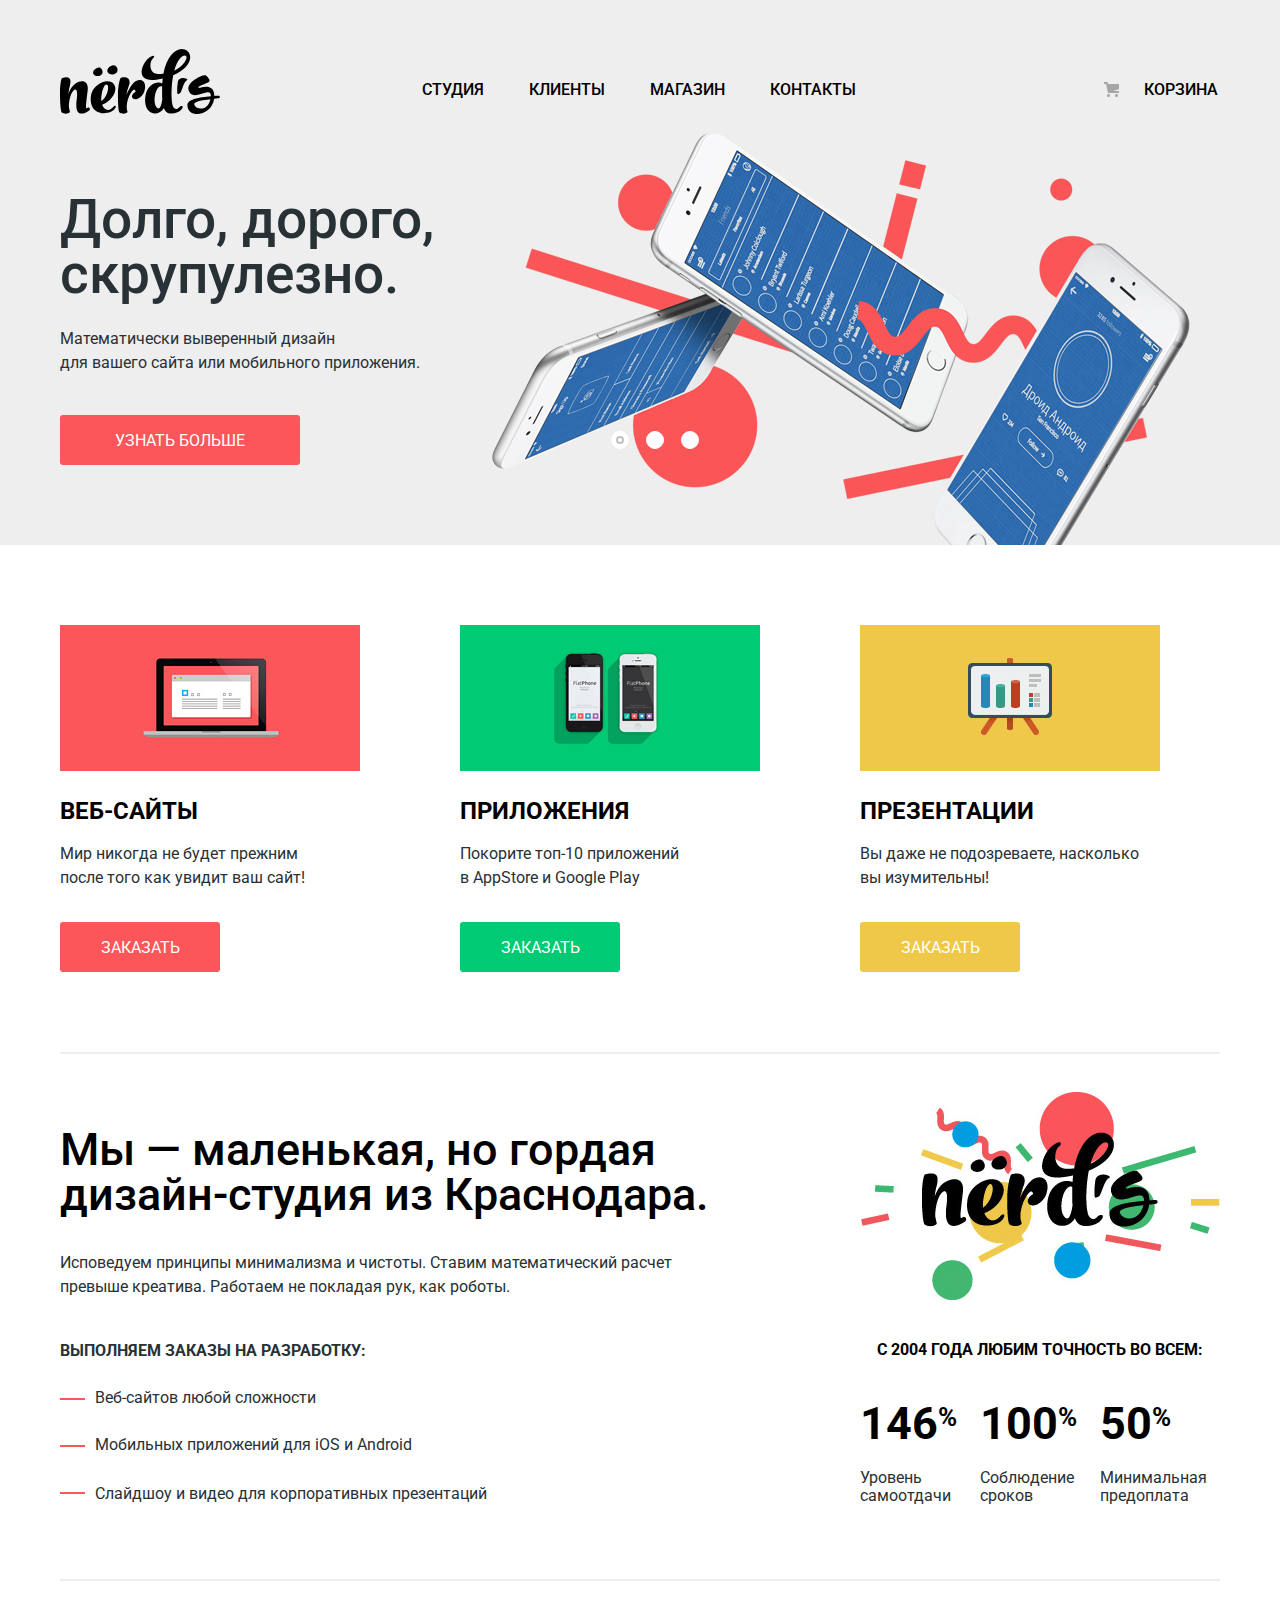
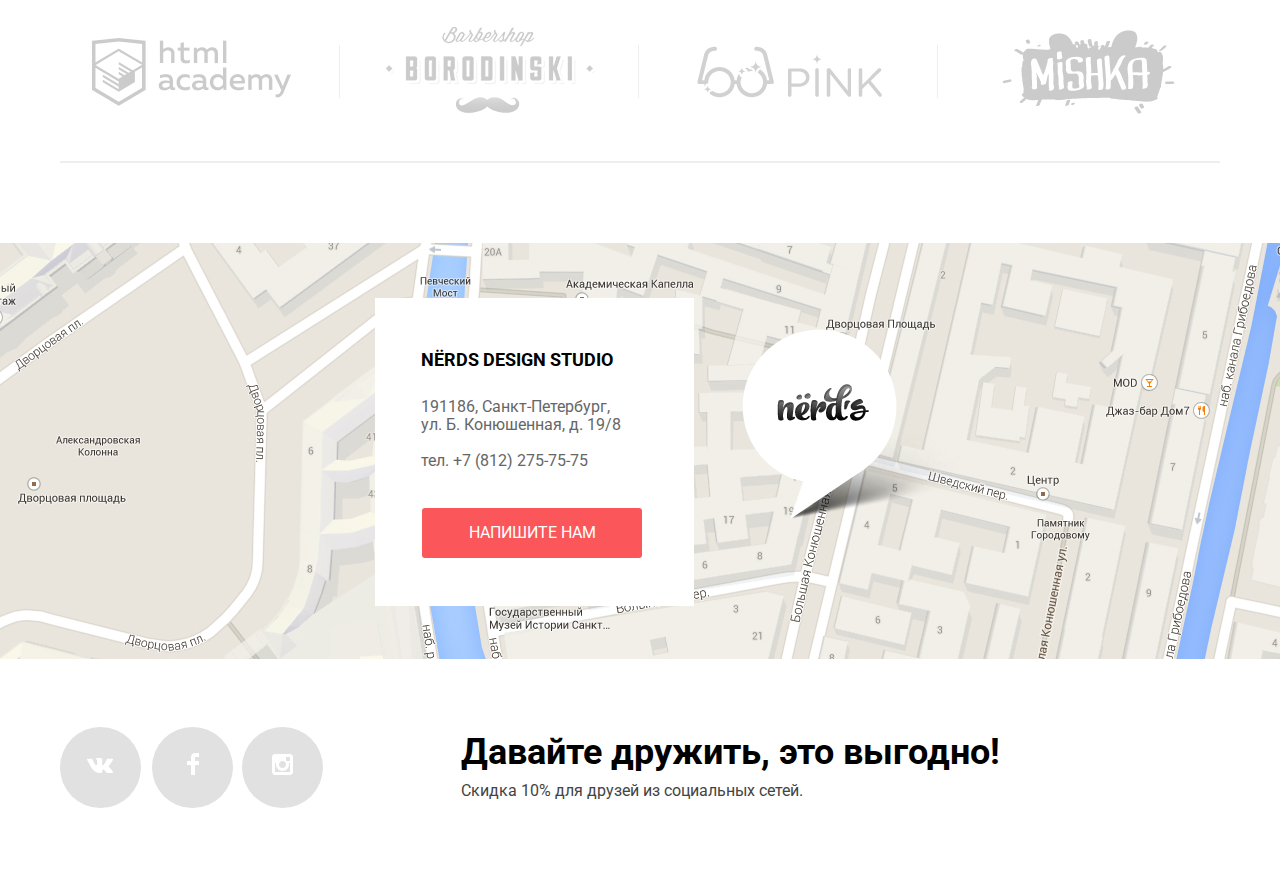
<file: index.html>
<!DOCTYPE html>
<html class="page" lang="ru">
  <head>
    <meta charset="utf-8">
    <title>Дизайн-студия Нёрдс</title>

    <link rel="icon" href="favicon.ico">
    <link rel="icon" href="img/favicon/icon.svg">
    <link rel="apple-touch-icon" href="img/favicon/180.png">
    <link rel="manifest" href="manifest.webmanifest">

    <link rel="stylesheet" href="https://fonts.googleapis.com/css2?family=Roboto:wght@400;500;700&;subset=latin,cyrillic;display=swap">
    <link href="css/normalize.css" rel="stylesheet">
    <link href="css/style-minimized.css" rel="stylesheet">
  </head>

  <body class="page-body">
    <header class="main-header">
      <nav class="main-navigation">
        <div class="main-navigation-wrapper">
          <div class="container">
            <a class="main-header-logo" aria-label="Дизайн-студия Нёрдс, логотип">
              <svg aria-hidden="true" focusable="false" width="160" height="66" viewBox="0 0 160 66" fill="none" xmlns="http://www.w3.org/2000/svg">
                <path fill-rule="evenodd" clip-rule="evenodd" d="M48.031 24.783C51.682 28.757 59.647 25.158 57.062 19.861C55.336 16.305 52.75 17.13 50.904 18.041C47.208 19.82 46.509 23.088 48.031 24.783ZM42.105 22.002C44.481 26.868 37.168 30.173 33.813 26.523C32.415 24.968 33.058 21.963 36.449 20.33C38.146 19.494 40.522 18.734 42.105 22.002ZM157.936 50.374C156.715 50.5332 155.442 50.6425 154.221 50.7474L154.179 50.751V50.807C151.764 68.171 127.991 71.038 127.4 57.406C127.131 51.239 138.993 49.456 150.798 48.318C151.007 42.9112 147.233 44.1234 142.648 45.5959C137.829 47.1437 132.115 48.979 129.19 43.717C124.171 34.692 143.822 25.779 145.918 27.615C152.271 33.1766 149.4 34.2063 144.727 35.8824L144.539 35.95C135.049 39.36 138.748 40.057 140.028 39.676C147.597 37.423 154.394 38.636 154.34 47.993C154.955 47.9419 155.557 47.9025 156.154 47.8634L156.154 47.8634C156.807 47.8207 157.452 47.7784 158.097 47.722C160.403 47.507 160.564 50.157 157.936 50.374ZM150.422 51.13C141.298 52.158 133.409 53.566 134.269 56.485C135.985 62.058 147.846 63.303 150.422 51.13ZM117.79 34.23C116.975 39.88 116.996 45.881 117.678 45.918C118.012 45.937 119.982 45.572 120.617 44.411C121.226 43.2934 121.794 41.7543 122.388 40.141L122.388 40.1409L122.388 40.1409L122.388 40.1408L122.388 40.1407L122.388 40.1406L122.388 40.1405C123.586 36.8907 124.895 33.3397 126.883 32.324C129.725 30.873 118.795 27.279 117.79 34.23ZM28.883 62.666C20.964 68.004 14.664 66.825 16.671 51.818C18.121 40.914 15.723 40.297 13.549 42.376C10.704 45.073 8.921 52.099 8.865 58.788C9.12323 60.3951 9.45828 61.9889 9.869 63.564C10.203 65.194 4.962 66.879 1.895 64.575C0.837 63.79 0 55.865 0 45.131C0 36.307 1.171 30.236 2.23 29.956C10.259 27.765 11.542 31.304 9.813 37.937C9.12537 40.5343 8.65871 43.1851 8.418 45.861C10.091 41.197 12.489 37.376 15.221 35.688C22.637 31.024 28.826 33.215 27.655 42.489C25.648 59.069 25.481 61.316 27.265 60.024C29.496 58.45 30.945 61.262 28.883 62.666ZM41.766 65.142C47.176 65.761 52.807 64.074 54.982 60.59C56.821 57.667 55.316 56.655 53.197 59.015C48.737 64.131 44.109 61.826 42.158 56.655L42.66 56.487C52.082 52.721 57.992 42.493 54.257 36.704C49.126 28.723 33.069 35.86 31.061 47.045C29.221 57.386 34.016 64.299 41.766 65.142ZM41.377 53.172C47.232 49.013 49.183 39.852 47.566 37.267C45.838 34.57 42.492 38.784 41.321 49.013C41.21 50.474 41.21 51.878 41.377 53.172ZM77.125 51.051C79.188 50.376 81.494 48.499 83.091 45.992C83.538 45.289 83.914 44.657 84.43 43.012C84.3675 43.2111 84.3915 43.1204 84.4509 42.8953C84.5588 42.4863 84.7839 41.6335 84.82 41.271C84.82 41.215 84.876 40.932 84.932 40.822C86.157 33.965 81.921 30.086 76.065 33.009C72.776 34.638 68.706 40.822 66.253 47.51C66.866 43.912 67.925 40.484 69.096 37.111C71.103 31.154 67.368 28.119 60.956 29.862C59.896 30.143 57.945 37.955 57.945 46.779C57.945 57.513 58.503 63.695 59.562 64.483C62.628 66.843 68.092 65.101 67.535 63.527C67.3189 62.9291 67.1554 62.3284 66.9926 61.7303L66.977 61.673C66.977 61.504 66.977 61.335 66.922 61.167C65.861 54.196 69.933 44.532 73.278 41.946C74.17 41.215 75.396 41.721 75.564 43.632C72.832 44.981 71.94 47.342 71.94 48.353C71.94 51.107 74.727 51.781 77.125 51.051Z" fill="black"/>
                <path fill-rule="evenodd" clip-rule="evenodd" d="M113.207 27.161C112.726 29.6539 112.354 32.1666 112.092 34.692C111.033 44.752 111.48 53.688 112.705 57.678C113.431 59.815 116.162 62.624 118.783 59.701C121.626 56.498 124.75 58.352 120.957 62.117C118.617 64.422 114.268 65.995 109.918 65.545C106.795 65.152 104.9 63.13 103.784 60.04C103.34 60.938 102.837 61.725 102.224 62.342C100.105 64.535 97.539 65.772 94.25 65.434C87.613 64.704 83.712 57.511 85.551 47.281C87.503 36.49 96.87 32.556 102.279 35.424C102.391 34.075 102.502 32.725 102.614 31.32C102.642 31.1795 102.655 31.039 102.669 30.8985C102.683 30.758 102.697 30.6175 102.724 30.477C101.079 30.8387 99.424 31.1575 97.762 31.433C73.787 35.423 82.04 15.864 87.894 10.75C94.53 5.017 95.254 8.895 93.191 10.188C89.511 12.548 87.894 26.093 98.432 26.093C100.161 26.093 101.778 25.981 103.394 25.812C106.685 7.49 116.665 -1.391 124.75 1.532C133.726 4.792 132.779 19.067 113.207 27.161ZM102.279 51.554C102.055 48.012 102.055 44.022 102.112 39.918C102.112 39.6576 102.127 39.3974 102.141 39.1449C102.155 38.9068 102.168 38.6754 102.168 38.457C98.822 36.939 95.533 42.11 94.695 49.249C93.749 57.622 97.483 62.062 99.603 60.04C101.22 58.409 102.056 53.237 102.279 51.554ZM126.365 8.389C124.581 5.747 118.058 8.951 114.267 22.721C123.802 18.167 127.593 10.299 126.365 8.389Z" fill="black"/>
              </svg>
            </a>
            <ul class="site-navigation">
              <li class="site-navigation-item"><a href="#">Студия</a></li>
              <li class="site-navigation-item"><a href="#">Клиенты</a></li>
              <li class="site-navigation-item"><a href="catalog.html">Магазин</a></li>
              <li class="site-navigation-item"><a href="#">Контакты</a></li>
            </ul>
            <div class="user-navigation">
              <a class="cart" href="#">Корзина</a>
            </div>
          </div>
        </div>
      </nav>
    </header>

    <section class="slider">
      <h2 class="visually-hidden">Наш стиль работы</h2>
      <ul class="slider-list">
        <li class="slider-item container first-slide-background">
          <div class="slider-item-text">
            <p class="slider-item-tagline">Долго, дорого, <br>скрупулезно.</p>
            <p class="slider-item-description">Математически выверенный дизайн <br>для вашего сайта или мобильного приложения.</p>
            <a class="button slide-button" href="#">Узнать больше</a>
          </div>
        </li>
        <li class="slider-item container second-slide-background visually-hidden">
          <div class="slider-item-text">
            <p class="slider-item-tagline">Любим математику <br> как никто другой</p>
            <p class="slider-item-description">Никакого креатива, только математические формулы <br> для расчета идеальных пропорций</p>
            <a class="button slide-button" href="#">Узнать больше</a>
          </div>
        </li>
        <li class="slider-item container third-slide-background visually-hidden">
          <div class="slider-item-text">
            <p class="slider-item-tagline">Только ночь, <br>только хардкор</p>
            <p class="slider-item-description">Работать днем, как все? Мы против этого. <br>Ближе к полуночи работа только начинается.</p>
            <a class="button slide-button" href="#">Узнать больше</a>
          </div>
        </li>
      </ul>
      <div class="slider-controls">
        <button class="slider-control-button current" type="button" aria-label="Первый слайд"></button>
        <button class="slider-control-button" type="button" aria-label="Второй слайд"></button>
        <button class="slider-control-button" type="button" aria-label="Третий слайд"></button>
      </div>
    </section>

    <main class="container">
      <h1 class="visually-hidden">Дизайн-студия Нёрдс</h1>

      <section class="products">
        <h2 class="visually-hidden">Наши услуги</h2>
        <ul class="products-list">
          <li class="products-item">
            <img src="img/decoration/decoration-websites.jpg" width="300" height="146" alt="Веб-сайты">
            <h3>Веб-сайты</h3>
            <p>Мир никогда не будет прежним после того как увидит ваш сайт!</p>
            <a class="button button-websites" href="#">Заказать</a>
          </li>
          <li class="products-item">
            <img src="img/decoration/decoration-applications.jpg" width="300" height="146" alt="Приложения">
            <h3>Приложения</h3>
            <p>Покорите топ-10 приложений <br> в AppStore и Google Play</p>
            <a class="button button-applications" href="#">Заказать</a>
          </li>
          <li class="products-item">
            <img src="img/decoration/decoration-presentations.jpg" width="300" height="146" alt="Презентации">
            <h3>Презентации</h3>
            <p>Вы даже не подозреваете, насколько вы изумительны!</p>
            <a class="button button-presentations" href="#">Заказать</a>
          </li>
        </ul>
      </section>

      <section class="about">
        <h2 class="visually-hidden">О компании</h2>
        <div class="about-text">
          <p class="about-main">Мы — маленькая, но гордая дизайн-студия из Краснодара.</p>
          <p class="about-principles">Исповедуем принципы минимализма и чистоты. Ставим математический расчет <br>превыше креатива. Работаем не покладая рук, как роботы.</p>
          <p class="about-compentencies"><strong>Выполняем заказы на разработку:</strong></p>
          <ul class="about-list">
            <li>Веб-сайтов любой сложности</li>
            <li>Мобильных приложений для iOS и Android</li>
            <li>Слайдшоу и видео для корпоративных презентаций</li>
          </ul>
        </div>
        <div class="about-graph">
          <img src="img/logo/nerds-logo-colored.jpg" width="360" height="208" alt="Логотип студии Нёрдс">
          <p>с 2004 года Любим точность во всем:</p>
          <div class="about-graph-wrapper">
            <dl>
              <dt>Уровень самоотдачи</dt>
              <dd>146<sup>%</sup></dd>
            </dl>
            <dl>
              <dt>Соблюдение сроков</dt>
              <dd>100<sup>%</sup></dd>
            </dl>
            <dl>
              <dt>Минимальная предоплата</dt>
              <dd>50<sup>%</sup></dd>
            </dl>
          </div>
        </div>
      </section>

      <section class="partners-list">
        <h2 class="visually-hidden">Наши партнеры</h2>
        <div class="partner-item">
          <a href="https://htmlacademy.ru/intensive/htmlcss">
            <img src="img/logo/logo-htmlacademy.png" width="199" height="68" alt="htmlacademy.ru">
          </a>
        </div>
        <div class="partner-item">
          <a href="#">
            <img src="img/logo/logo-borodinski.png" width="209" height="90" alt="Барбершоп «Бородинский»">
          </a>
        </div>
        <div class="partner-item">
          <a href="#">
            <img src="img/logo/logo-pink.png" width="185" height="52" alt="Приложение «Pink App»">
          </a>
        </div>
        <div class="partner-item">
          <a href="#">
             <img src="img/logo/logo-mishka.png" width="173" height="84" alt="Интернет-магазин «Mishka»">
          </a>
        </div>
      </section>
    </main>

    <section class="modal">
      <h2>Напишите нам</h2>
      <button class="close-btn" type="button" aria-label="Закрыть"></button>
      <form class="modal-form" action="https://echo.htmlacademy.ru" method="post">
        <div class="modal-container">
          <p class="modal-item">
            <label for="modal-name" class="modal-label">Ваше имя:</label>
            <input class="modal-name" id="modal-name" type="text" name="name" placeholder="Имя Фамилия">
          </p>
          <p class="modal-item">
            <label for="modal-email" class="modal-label">Ваш email:</label>
            <input class="modal-email" id="modal-email" type="email" name="email" placeholder="email@example.com">
          </p>
          <p class="modal-item">
            <label for="modal-text" class="modal-label">Текст письма:</label>
            <textarea id="modal-text" name="text" placeholder="В свободной форме"></textarea>
          </p>
        </div>
        <button class="button" type="submit">Отправить</button>
      </form>
    </section>

    <section class="map">
      <h2 class="visually-hidden">Место расположения</h2>
      <iframe class="map-frame" src="https://yandex.ru/map-widget/v1/-/CCUIzWEhpB"></iframe>
      <section class="contacts">
        <h3 class="visually-hidden">Как нас найти</h3>
        <p class="company-name">Nёrds Design Studio</p>
        <p>191186, Санкт-Петербург,<br> ул. Б. Конюшенная, д. 19/8</p>
        <p class="tel">тел. <a href="tel:+78122757575">+7 (812) 275-75-75</a></p>
        <a class="button" href="form.html">Напишите нам</a>
      </section>
    </section>

    <footer class="main-footer">
      <div class="container">
        <section class="footer-social">
          <h2 class="visually-hidden">Мы в соцсетях</h2>
          <ul>
            <li>
              <a class="social-button" href="#" aria-label="Vkontakte">
                <svg aria-hidden="true" focusable="false" width="27" height="15" viewBox="0 0 27 15" fill="none" xmlns="http://www.w3.org/2000/svg">
                  <path d="M16.138 11.51C17.094 11.201 18.318 13.55 19.621 14.449C20.599 15.13 21.348 14.983 21.348 14.983L24.821 14.933C24.821 14.933 26.636 14.821 25.778 13.379C25.707 13.259 25.275 12.31 23.193 10.357C21.016 8.31404 21.311 8.64504 23.932 5.11304C25.529 2.96004 26.168 1.64504 25.968 1.08504C25.776 0.546037 24.603 0.686037 24.603 0.686037L20.69 0.713037C20.309 0.714037 19.986 0.832037 19.839 1.22804C19.836 1.23204 19.218 2.89404 18.394 4.30704C16.653 7.29604 15.958 7.45504 15.67 7.26804C15.009 6.83504 15.176 5.53104 15.176 4.60404C15.176 1.70704 15.608 0.499037 14.33 0.187037C13.903 0.0830374 13.591 0.0150374 12.502 0.00503741C11.11 -0.0159626 9.92797 0.00503743 9.25797 0.334037C8.81297 0.557037 8.47197 1.04604 8.67897 1.07404C8.93897 1.10904 9.52197 1.23404 9.83397 1.66004C10.235 2.21204 10.223 3.44904 10.223 3.44904C10.223 3.44904 10.452 6.86004 9.68297 7.28304C9.15497 7.57304 8.43297 6.98104 6.87997 4.26704C6.08697 2.87904 5.48797 1.34504 5.48797 1.34504C5.48797 1.34504 5.37197 1.06004 5.16197 0.904037C4.91197 0.719037 4.56197 0.660037 4.56197 0.660037L0.84797 0.684037C0.84797 0.684037 0.28997 0.700037 0.0849697 0.946037C-0.0970303 1.16404 0.0699697 1.61404 0.0699697 1.61404C0.0699697 1.61404 2.97897 8.49504 6.27297 11.961C9.29297 15.143 12.725 14.932 12.725 14.932H14.28C14.28 14.932 14.749 14.878 14.989 14.62C15.213 14.38 15.203 13.929 15.203 13.929C15.203 13.929 15.172 11.82 16.138 11.51Z" fill="white"/>
                </svg>
              </a>
            </li>
            <li>
              <a class="social-button" href="#" aria-label="Facebook">
                <svg aria-hidden="true" focusable="false" width="12" height="22" viewBox="0 0 12 22" fill="none" xmlns="http://www.w3.org/2000/svg">
                  <path d="M12 4V0H8C5.79086 0 4 1.79086 4 4V8H0V12H4V22H8V12H12V8H8V4H12Z" fill="white"/>
                </svg>
              </a>
            </li>
            <li>
              <a class="social-button" href="#" aria-label="Instagram">
                <svg aria-hidden="true" focusable="false" width="21" height="21" viewBox="0 0 21 21" fill="none" xmlns="http://www.w3.org/2000/svg">
                  <path fill-rule="evenodd" clip-rule="evenodd" d="M3 0H18C19.65 0 21 1.35 21 3V18C21 19.65 19.65 21 18 21H3C1.35 21 0 19.65 0 18V3C0 1.35 1.35 0 3 0ZM14 10.5C14 8.57 12.43 7 10.5 7C8.57 7 7 8.57 7 10.5C7 12.43 8.57 14 10.5 14C12.43 14 14 12.43 14 10.5ZM3 18V9H4.181C4.0626 9.49127 4.00186 9.99467 4 10.5C4 14.0899 6.91015 17 10.5 17C14.0899 17 17 14.0899 17 10.5C16.9986 9.99464 16.9379 9.49118 16.819 9H18V18H3ZM14 7H18V3H14V7Z" fill="white"/>
                </svg>
              </a>
            </li>
          </ul>
        </section>
        <section class="social-promo">
          <h2>Давайте дружить, это выгодно!</h2>
          <p>Скидка 10% для друзей из социальных сетей.</p>
        </section>
      </div>
    </footer>

    <script src="js/modal-minimized.js"></script>

  </body>
</html>
</file>
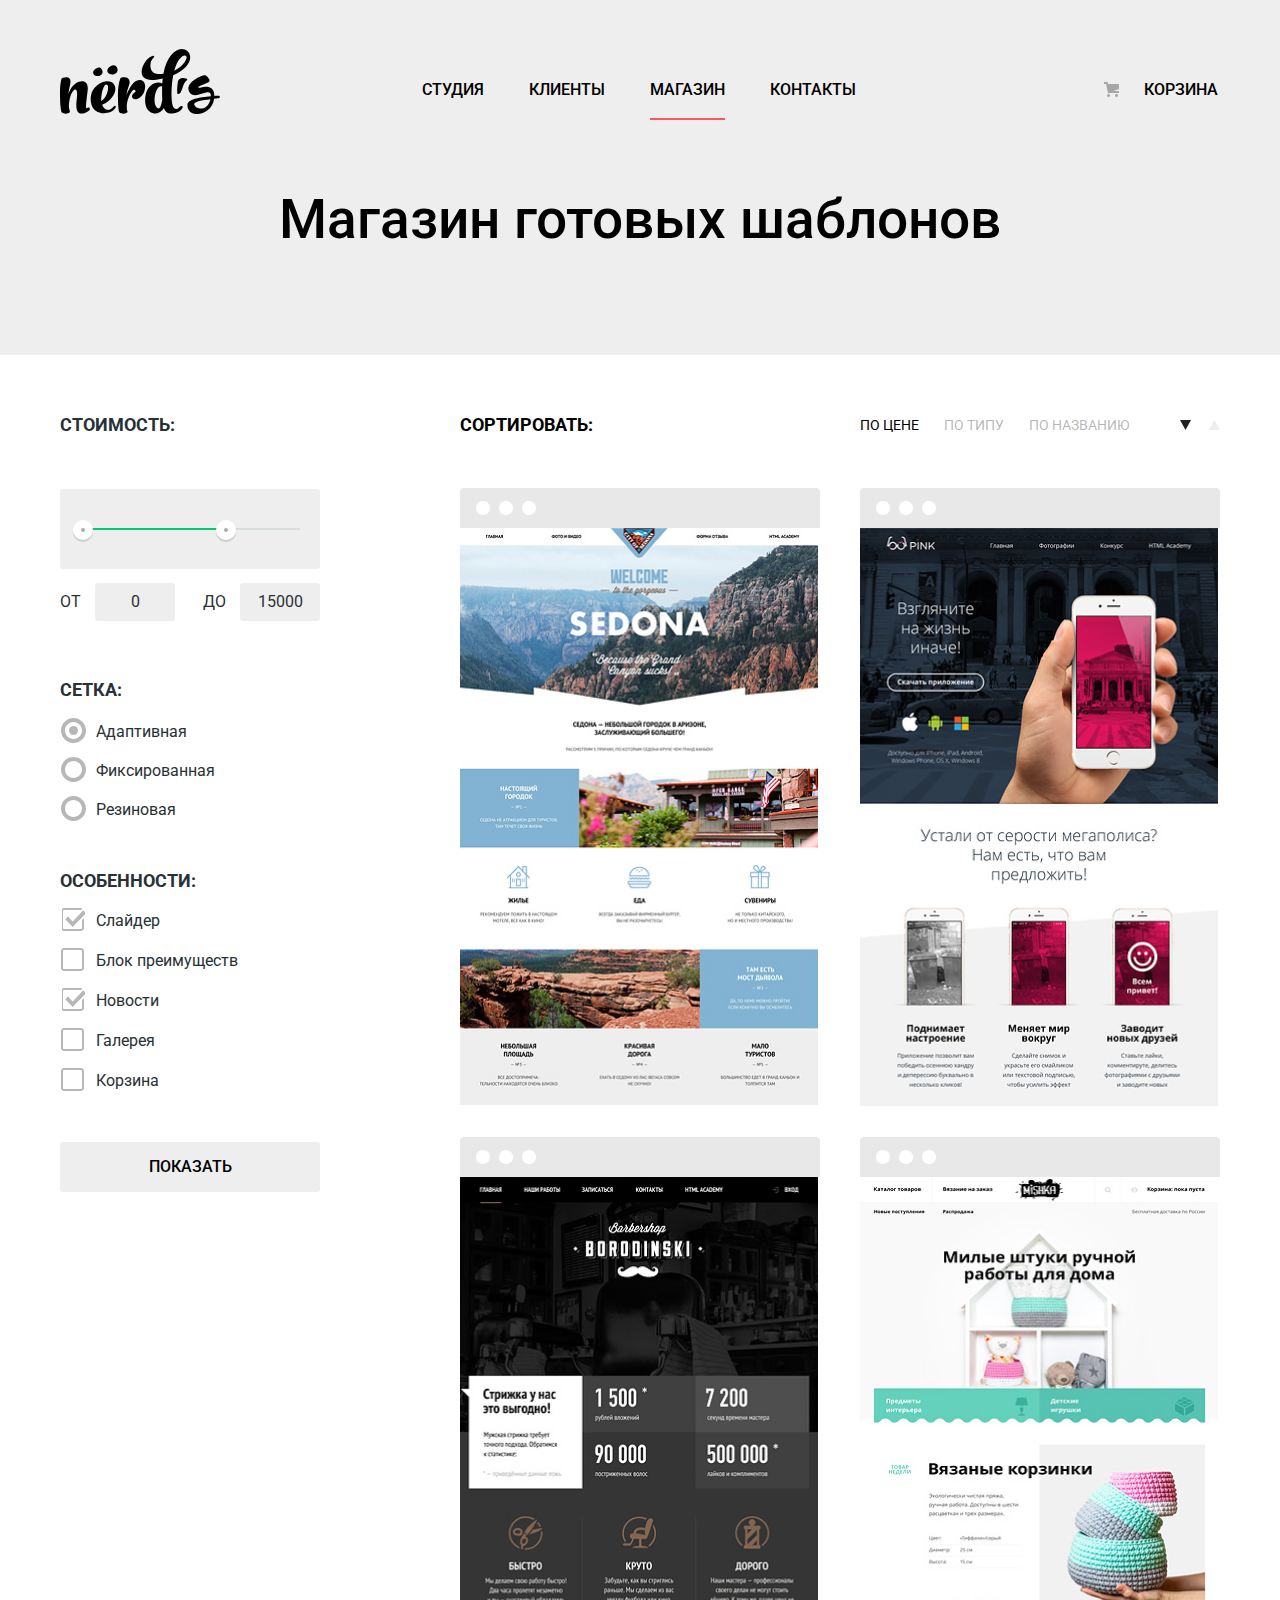
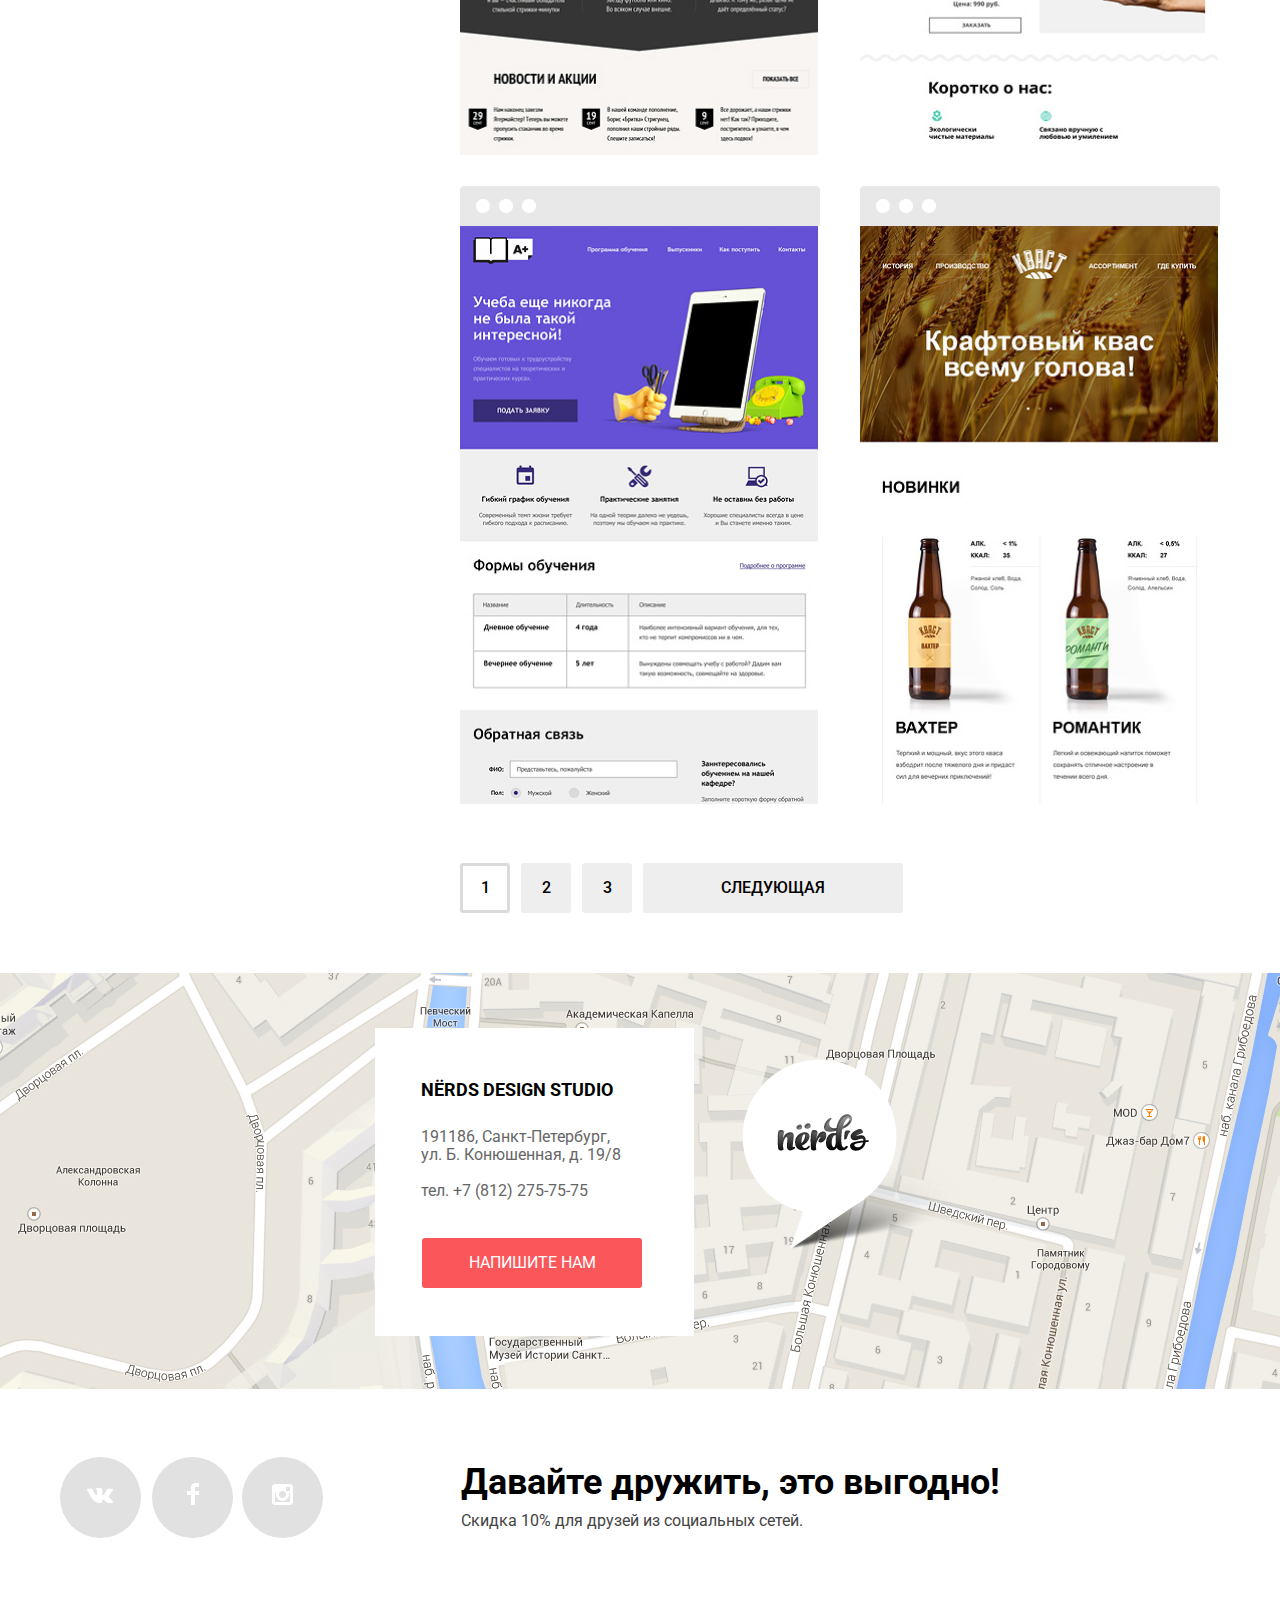
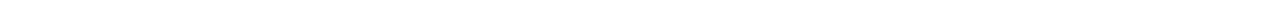
<file: catalog.html>
<!DOCTYPE html>
<html lang="ru">
  <head>
    <meta charset="utf-8">
    <title>Дизайн-студия Нёрдс</title>

    <link rel="icon" href="favicon.ico">
    <link rel="icon" href="img/favicon/icon.svg">
    <link rel="apple-touch-icon" href="img/favicon/180.png">
    <link rel="manifest" href="manifest.webmanifest">

    <link rel="stylesheet" href="https://fonts.googleapis.com/css2?family=Roboto:wght@400;500;700&;subset=latin,cyrillic;display=swap">
    <link href="css/normalize.css" rel="stylesheet">
    <link href="css/style-minimized.css" rel="stylesheet">

  </head>

  <body class="page-body">
    <header class="main-header">
      <nav class="main-navigation">
        <div class="main-navigation-wrapper">
          <div class="container">
            <a class="main-header-logo" href="index.html" aria-label="Дизайн-студия Нёрдс, логотип">
              <svg aria-hidden="true" width="160" height="66" viewBox="0 0 160 66" fill="none" xmlns="http://www.w3.org/2000/svg">
                <path fill-rule="evenodd" clip-rule="evenodd" d="M48.031 24.783C51.682 28.757 59.647 25.158 57.062 19.861C55.336 16.305 52.75 17.13 50.904 18.041C47.208 19.82 46.509 23.088 48.031 24.783ZM42.105 22.002C44.481 26.868 37.168 30.173 33.813 26.523C32.415 24.968 33.058 21.963 36.449 20.33C38.146 19.494 40.522 18.734 42.105 22.002ZM157.936 50.374C156.715 50.5332 155.442 50.6425 154.221 50.7474L154.179 50.751V50.807C151.764 68.171 127.991 71.038 127.4 57.406C127.131 51.239 138.993 49.456 150.798 48.318C151.007 42.9112 147.233 44.1234 142.648 45.5959C137.829 47.1437 132.115 48.979 129.19 43.717C124.171 34.692 143.822 25.779 145.918 27.615C152.271 33.1766 149.4 34.2063 144.727 35.8824L144.539 35.95C135.049 39.36 138.748 40.057 140.028 39.676C147.597 37.423 154.394 38.636 154.34 47.993C154.955 47.9419 155.557 47.9025 156.154 47.8634L156.154 47.8634C156.807 47.8207 157.452 47.7784 158.097 47.722C160.403 47.507 160.564 50.157 157.936 50.374ZM150.422 51.13C141.298 52.158 133.409 53.566 134.269 56.485C135.985 62.058 147.846 63.303 150.422 51.13ZM117.79 34.23C116.975 39.88 116.996 45.881 117.678 45.918C118.012 45.937 119.982 45.572 120.617 44.411C121.226 43.2934 121.794 41.7543 122.388 40.141L122.388 40.1409L122.388 40.1409L122.388 40.1408L122.388 40.1407L122.388 40.1406L122.388 40.1405C123.586 36.8907 124.895 33.3397 126.883 32.324C129.725 30.873 118.795 27.279 117.79 34.23ZM28.883 62.666C20.964 68.004 14.664 66.825 16.671 51.818C18.121 40.914 15.723 40.297 13.549 42.376C10.704 45.073 8.921 52.099 8.865 58.788C9.12323 60.3951 9.45828 61.9889 9.869 63.564C10.203 65.194 4.962 66.879 1.895 64.575C0.837 63.79 0 55.865 0 45.131C0 36.307 1.171 30.236 2.23 29.956C10.259 27.765 11.542 31.304 9.813 37.937C9.12537 40.5343 8.65871 43.1851 8.418 45.861C10.091 41.197 12.489 37.376 15.221 35.688C22.637 31.024 28.826 33.215 27.655 42.489C25.648 59.069 25.481 61.316 27.265 60.024C29.496 58.45 30.945 61.262 28.883 62.666ZM41.766 65.142C47.176 65.761 52.807 64.074 54.982 60.59C56.821 57.667 55.316 56.655 53.197 59.015C48.737 64.131 44.109 61.826 42.158 56.655L42.66 56.487C52.082 52.721 57.992 42.493 54.257 36.704C49.126 28.723 33.069 35.86 31.061 47.045C29.221 57.386 34.016 64.299 41.766 65.142ZM41.377 53.172C47.232 49.013 49.183 39.852 47.566 37.267C45.838 34.57 42.492 38.784 41.321 49.013C41.21 50.474 41.21 51.878 41.377 53.172ZM77.125 51.051C79.188 50.376 81.494 48.499 83.091 45.992C83.538 45.289 83.914 44.657 84.43 43.012C84.3675 43.2111 84.3915 43.1204 84.4509 42.8953C84.5588 42.4863 84.7839 41.6335 84.82 41.271C84.82 41.215 84.876 40.932 84.932 40.822C86.157 33.965 81.921 30.086 76.065 33.009C72.776 34.638 68.706 40.822 66.253 47.51C66.866 43.912 67.925 40.484 69.096 37.111C71.103 31.154 67.368 28.119 60.956 29.862C59.896 30.143 57.945 37.955 57.945 46.779C57.945 57.513 58.503 63.695 59.562 64.483C62.628 66.843 68.092 65.101 67.535 63.527C67.3189 62.9291 67.1554 62.3284 66.9926 61.7303L66.977 61.673C66.977 61.504 66.977 61.335 66.922 61.167C65.861 54.196 69.933 44.532 73.278 41.946C74.17 41.215 75.396 41.721 75.564 43.632C72.832 44.981 71.94 47.342 71.94 48.353C71.94 51.107 74.727 51.781 77.125 51.051Z" fill="black"/>
                <path fill-rule="evenodd" clip-rule="evenodd" d="M113.207 27.161C112.726 29.6539 112.354 32.1666 112.092 34.692C111.033 44.752 111.48 53.688 112.705 57.678C113.431 59.815 116.162 62.624 118.783 59.701C121.626 56.498 124.75 58.352 120.957 62.117C118.617 64.422 114.268 65.995 109.918 65.545C106.795 65.152 104.9 63.13 103.784 60.04C103.34 60.938 102.837 61.725 102.224 62.342C100.105 64.535 97.539 65.772 94.25 65.434C87.613 64.704 83.712 57.511 85.551 47.281C87.503 36.49 96.87 32.556 102.279 35.424C102.391 34.075 102.502 32.725 102.614 31.32C102.642 31.1795 102.655 31.039 102.669 30.8985C102.683 30.758 102.697 30.6175 102.724 30.477C101.079 30.8387 99.424 31.1575 97.762 31.433C73.787 35.423 82.04 15.864 87.894 10.75C94.53 5.017 95.254 8.895 93.191 10.188C89.511 12.548 87.894 26.093 98.432 26.093C100.161 26.093 101.778 25.981 103.394 25.812C106.685 7.49 116.665 -1.391 124.75 1.532C133.726 4.792 132.779 19.067 113.207 27.161ZM102.279 51.554C102.055 48.012 102.055 44.022 102.112 39.918C102.112 39.6576 102.127 39.3974 102.141 39.1449C102.155 38.9068 102.168 38.6754 102.168 38.457C98.822 36.939 95.533 42.11 94.695 49.249C93.749 57.622 97.483 62.062 99.603 60.04C101.22 58.409 102.056 53.237 102.279 51.554ZM126.365 8.389C124.581 5.747 118.058 8.951 114.267 22.721C123.802 18.167 127.593 10.299 126.365 8.389Z" fill="black"/>
              </svg>
            </a>
            <ul class="site-navigation">
              <li class="site-navigation-item"><a href="#">Студия</a></li>
              <li class="site-navigation-item"><a href="#">Клиенты</a></li>
              <li class="site-navigation-item item-current"><a href="catalog.html">Магазин</a></li>
              <li class="site-navigation-item"><a href="#">Контакты</a></li>
            </ul>
            <div class="user-navigation">
              <a class="cart" href="#">Корзина</a>
            </div>
          </div>
        </div>
      </nav>
      <h1 class="page-title">Магазин готовых шаблонов</h1>
    </header>

    <main class="catalog-page container">
      <section class="filters">
        <h2 class="visually-hidden">Фильтр товаров</h2>
        <form class="filter" method="get" action="https://echo.htmlacademy.ru/"  target="_blank">

          <fieldset class="filter-item">
            <legend>Стоимость:</legend>
            <div class="range-filter">
              <div class="range-controls">
                <div class="scale">
                  <div class="bar" style="width: 70%; margin-left: 0"></div>
                </div>
                <div class="toggle toggle-min" tabindex="0" style="left: 5%"></div>
                <div class="toggle toggle-max" tabindex="0" style="left: 60%"></div>
              </div>
              <div class="price-controls">
                <label class="min-price">
                  от <input type="number" name="min-price" value="0">
                </label>
                <label class="max-price">
                  до <input type="number" name="max-price" value="15000">
                </label>
              </div>
            </div>
          </fieldset>

          <fieldset class="filter-radio">
            <legend>Cетка:</legend>
            <ul>
              <li class="filter-option">
                <input id="adaptable" class="visually-hidden filter-input-radio" type="radio" name="grid" value="adaptable" checked>
                <label for="adaptable">Адаптивная</label>
              </li>
              <li class="filter-option">
                <input id="fixed" class="visually-hidden filter-input-radio" type="radio" name="grid" value="fixed">
                <label for="fixed">Фиксированная</label>
              </li>
              <li class="filter-option">
                <input id="responsible" class="visually-hidden filter-input-radio" type="radio" name="grid" value="responsible">
                <label for="responsible">Резиновая</label>
              </li>
            </ul>
          </fieldset>
          <fieldset class="filter-checkbox">
            <legend>Особенности:</legend>
            <ul>
              <li class="filter-option">
                <input id="slider" class="visually-hidden filter-input-checkbox" type="checkbox" name="slider" checked>
                <label for="slider">Слайдер</label>
              </li>
              <li class="filter-option">
                <input id="advantages" class="visually-hidden filter-input-checkbox" type="checkbox" name="advantages">
                <label for="advantages">Блок преимуществ</label>
              </li>
              <li class="filter-option">
                <input id="news" class="visually-hidden filter-input-checkbox" type="checkbox" name="news" checked>
                <label for="news">Новости</label>
              </li>
              <li class="filter-option">
                <input id="gallery" class="visually-hidden filter-input-checkbox" type="checkbox" name="gallery">
                <label for="gallery">Галерея</label>
              </li>
              <li class="filter-option">
                <input id="cart" class="visually-hidden filter-input-checkbox" type="checkbox" name="box">
                <label for="cart" >Корзина</label>
              </li>
            </ul>
          </fieldset>
          <button class="button filter-button" type="submit">Показать</button>
        </form>
      </section>

      <section class="projects">
        <h2 class="visually-hidden">Каталог проектов</h2>
        <div class="sort">
          <p class="sort-title">Сортировать:</p>
          <ul class="sort-kinds">
            <li class="sort-type">
              <a class="sort-current" href="#">По цене</a>
            </li>
            <li class="sort-type">
              <a href="#">По типу</a>
            </li>
            <li class="sort-type">
              <a href="#">По названию</a>
            </li>
          </ul>

          <ul class="sort-directions">
            <li>
              <a class="direction-type sort-current" href="#" aria-label="По убыванию">
                <svg aria-hidden="true" width="11" height="10" viewBox="0 0 11 10" fill="none" xmlns="http://www.w3.org/2000/svg">
                  <path d="M5.5 10L0 0H11"/>
                </svg>
              </a>
            </li>
            <li>
              <a class="direction-type" href="#" aria-label="По возрастанию">
                <svg aria-hidden="true" width="11" height="10" viewBox="0 0 11 10" fill="none" xmlns="http://www.w3.org/2000/svg">
                  <path d="M5.5 0L0 10H11L5.5 0Z"/>
                </svg>
              </a>
            </li>
          </ul>
        </div>

        <ul class="projects-list">
          <li class="project-item">
            <a class="project-item-link" href="#" aria-label="Шаблон «Sedona»">
              <img src="img/catalog/img-sedona.jpg" width="358" height="578" alt="Иллюстрация шаблона «Sedona»">
            </a>
            <div class="project-popup">
              <a href="#">
                <h3>Sedona</h3>
              </a>
              <p>Информационный сайт <br>для туристов</p>
              <a aria-label="Добавить в корзину Шаблон «Sedona»" class="button" href="#">9 900&#8381;</a>
            </div>
          </li>

          <li class="project-item">
            <a class="project-item-link" href="#" aria-label="Шаблон «Pink App»">
              <img src="img/catalog/img-pink.jpg" width="358" height="578" alt="Иллюстрация шаблона «Pink App»">
            </a>
            <div class="project-popup">
              <a href="#">
                <h3>Pink App</h3>
              </a>
              <p>Продуктовый лендинг <br>приложения для iOS и Android</p>
              <a aria-label="Добавить в корзину Шаблон «Pink App»" class="button" href="#">9 900&#8381;</a>
            </div>
          </li>

          <li class="project-item">
            <a class="project-item-link" href="#" aria-label="Шаблон «Barbershop»">
              <img src="img/catalog/img-borodinski.jpg" width="358" height="578" alt="Иллюстрация шаблона «Barbershop»">
            </a>
            <div class="project-popup">
              <a href="#">
                <h3>Barbershop</h3>
              </a>
              <p>Сайт салона красоты. <br>Для мужчин, да.</p>
              <a aria-label="Добавить в корзину Шаблон «Barbershop»" class="button" href="#">9 900&#8381;</a>
            </div>
          </li>

          <li class="project-item">
            <a class="project-item-link" href="#" aria-label="Шаблон «Mishka»">
              <img src="img/catalog/img-mishka.jpg" width="358" height="578" alt="Иллюстрация шаблона «Mishka»">
            </a>
            <div class="project-popup">
              <a href="#">
                <h3>Mishka</h3>
              </a>
              <p>Интернет-магазин <br>вязаных игрушек</p>
              <a aria-label="Добавить в корзину Шаблон «Mishka»" class="button" href="#">9 900&#8381;</a>
            </div>
          </li>

          <li class="project-item">
            <a class="project-item-link" href="#" aria-label="Шаблон «A Plus»">
              <img src="img/catalog/img-aplus.jpg" width="358" height="578" alt="Иллюстрация шаблона «A Plus»">
            </a>
            <div class="project-popup">
              <a href="#">
                <h3>A Plus</h3>
              </a>
              <p>Лендинг курсов повышения <br>квалификации</p>
              <a aria-label="Добавить в корзину Шаблон «A Plus»" class="button" href="#">9 900&#8381;</a>
            </div>
          </li>

          <li class="project-item">
            <a class="project-item-link" href="#" aria-label="Шаблон «Kvast»">
              <img src="img/catalog/img-kvast.jpg" width="358" height="578" alt="Иллюстрация шаблона «Kvast»">
            </a>
            <div class="project-popup">
              <a href="#">
                <h3>Кваст</h3>
              </a>
              <p>Промо-сайт производителя <br>крафтового кваса</p>
              <a aria-label="Добавить в корзину Шаблон «Kvast»" class="button" href="#">9 900&#8381;</a>
            </div>
          </li>
        </ul>
        <ul class="pagination">
          <li class="pagination-item">
            <a class="button page-current" href="" aria-label="Первая страница каталога">1</a>
          </li>
          <li class="pagination-item">
            <a class="button" href="#" aria-label="Вторая страница каталога">2</a>
          </li>
          <li class="pagination-item">
            <a class="button" href="#" aria-label="Третья страница каталога">3</a>
          </li>
          <li class="pagination-item next">
            <a class="button" href="#" aria-label="Следующая страница каталога">Следующая</a>
          </li>
        </ul>
      </section>
    </main>

    <section class="modal">
      <h2>Напишите нам</h2>
      <button class="close-btn" type="button" aria-label="Закрыть"></button>
      <form class="modal-form" action="https://echo.htmlacademy.ru" method="post">
        <div class="modal-container">
          <p class="modal-item">
            <label for="modal-name" class="modal-label">Ваше имя:</label>
            <input class="modal-name" id="modal-name" type="text" name="name" placeholder="Имя Фамилия">
          </p>
          <p class="modal-item">
            <label for="modal-email" class="modal-label">Ваш email:</label>
            <input class="modal-email" id="modal-email" type="email" name="email" placeholder="email@example.com">
          </p>
          <p class="modal-item">
            <label for="modal-text" class="modal-label">Текст письма:</label>
            <textarea id="modal-text" name="text" placeholder="В свободной форме"></textarea>
          </p>
        </div>
        <button class="button" type="submit">Отправить</button>
      </form>
    </section>

    <section class="map">
      <h2 class="visually-hidden">Место расположения</h2>
      <iframe class="map-frame" src="https://yandex.ru/map-widget/v1/-/CCUIzWEhpB"></iframe>
      <section class="contacts">
        <h3 class="visually-hidden">Как нас найти</h3>
        <p class="company-name">Nёrds Design Studio</p>
        <p>191186, Санкт-Петербург,<br> ул. Б. Конюшенная, д. 19/8</p>
        <p class="tel">тел. <a href="tel:+78122757575">+7 (812) 275-75-75</a></p>
        <a class="button" href="form.html">Напишите нам</a>
      </section>
    </section>

    <footer class="main-footer">
      <div class="container">
        <section class="footer-social">
          <h2 class="visually-hidden">Мы в соцсетях</h2>
          <ul>
            <li>
              <a class="social-button" href="#" aria-label="Vkontakte">
                <svg aria-hidden="true" focusable="false" width="27" height="15" viewBox="0 0 27 15" fill="none" xmlns="http://www.w3.org/2000/svg">
                  <path d="M16.138 11.51C17.094 11.201 18.318 13.55 19.621 14.449C20.599 15.13 21.348 14.983 21.348 14.983L24.821 14.933C24.821 14.933 26.636 14.821 25.778 13.379C25.707 13.259 25.275 12.31 23.193 10.357C21.016 8.31404 21.311 8.64504 23.932 5.11304C25.529 2.96004 26.168 1.64504 25.968 1.08504C25.776 0.546037 24.603 0.686037 24.603 0.686037L20.69 0.713037C20.309 0.714037 19.986 0.832037 19.839 1.22804C19.836 1.23204 19.218 2.89404 18.394 4.30704C16.653 7.29604 15.958 7.45504 15.67 7.26804C15.009 6.83504 15.176 5.53104 15.176 4.60404C15.176 1.70704 15.608 0.499037 14.33 0.187037C13.903 0.0830374 13.591 0.0150374 12.502 0.00503741C11.11 -0.0159626 9.92797 0.00503743 9.25797 0.334037C8.81297 0.557037 8.47197 1.04604 8.67897 1.07404C8.93897 1.10904 9.52197 1.23404 9.83397 1.66004C10.235 2.21204 10.223 3.44904 10.223 3.44904C10.223 3.44904 10.452 6.86004 9.68297 7.28304C9.15497 7.57304 8.43297 6.98104 6.87997 4.26704C6.08697 2.87904 5.48797 1.34504 5.48797 1.34504C5.48797 1.34504 5.37197 1.06004 5.16197 0.904037C4.91197 0.719037 4.56197 0.660037 4.56197 0.660037L0.84797 0.684037C0.84797 0.684037 0.28997 0.700037 0.0849697 0.946037C-0.0970303 1.16404 0.0699697 1.61404 0.0699697 1.61404C0.0699697 1.61404 2.97897 8.49504 6.27297 11.961C9.29297 15.143 12.725 14.932 12.725 14.932H14.28C14.28 14.932 14.749 14.878 14.989 14.62C15.213 14.38 15.203 13.929 15.203 13.929C15.203 13.929 15.172 11.82 16.138 11.51Z" fill="white"/>
                </svg>
              </a>
            </li>
            <li>
              <a class="social-button" href="#" aria-label="Facebook">
                <svg aria-hidden="true" focusable="false" width="12" height="22" viewBox="0 0 12 22" fill="none" xmlns="http://www.w3.org/2000/svg">
                  <path d="M12 4V0H8C5.79086 0 4 1.79086 4 4V8H0V12H4V22H8V12H12V8H8V4H12Z" fill="white"/>
                </svg>
              </a>
            </li>
            <li>
              <a class="social-button" href="#" aria-label="Instagram">
                <svg aria-hidden="true" focusable="false" width="21" height="21" viewBox="0 0 21 21" fill="none" xmlns="http://www.w3.org/2000/svg">
                  <path fill-rule="evenodd" clip-rule="evenodd" d="M3 0H18C19.65 0 21 1.35 21 3V18C21 19.65 19.65 21 18 21H3C1.35 21 0 19.65 0 18V3C0 1.35 1.35 0 3 0ZM14 10.5C14 8.57 12.43 7 10.5 7C8.57 7 7 8.57 7 10.5C7 12.43 8.57 14 10.5 14C12.43 14 14 12.43 14 10.5ZM3 18V9H4.181C4.0626 9.49127 4.00186 9.99467 4 10.5C4 14.0899 6.91015 17 10.5 17C14.0899 17 17 14.0899 17 10.5C16.9986 9.99464 16.9379 9.49118 16.819 9H18V18H3ZM14 7H18V3H14V7Z" fill="white"/>
                </svg>
              </a>
            </li>
          </ul>
        </section>
        <section class="social-promo">
          <h2>Давайте дружить, это выгодно!</h2>
          <p>Скидка 10% для друзей из социальных сетей.</p>
        </section>
      </div>
    </footer>

    <script src="js/modal-minimized.js"></script>

  </body>
</html>
</file>
<file: css/style-minimized.css>
:root{--basic-black:#000000;--opacity-black:rgba(0,0,0,0.3);--less-opacity-black:rgba(0,0,0,0.6);--focus-black:rgba(0,0,0,0.7);--toggle-shadow-black:rgba(0, 0, 0, 0.15);--modal-shadow-black:rgba(0, 0, 0, 0.4);--popup-shadow-black:rgba(0, 0, 0, 0.25);--basic-red:#FB565A;--hover-red:#E74246;--active-red:#D7373B;--basic-green:#00CA74;--hover-green:#00BC6C;--active-green:#00AA62;--basic-yellow:#EFC849;--hover-yellow:#EAB534;--active-yellow:#E5A722;--basic-grey:#EEEEEE;--hover-grey:#DFDFDF;--active-grey:#D5D5D5;--interactive-grey:#A6A6A6;--text-grey:#283136;--social-grey:#E1E1E1;--clarification-grey:#444444;--additional-grey:#666666;--border-grey:#C1C1C1;--sort-grey:#231F20;--input-grey:#D7DCDE;--input-grey-hover:#B4B9BB;--range-grey:#D7DCDF;--toggle-grey:#ABABAB;--btn-grey:#DBDBDB;--filter-grey:#4D4D4D;--active-shadow-grey:rgba(0, 1, 1, 0.1);--basic-white:#FFFFFF;--opacity-white:rgba(255,255,255,0.3)}body.page-body{margin-block-start:0;margin-block-end:0;list-style:none;padding:0;margin:0;font-family:Roboto,Arial,sans-serif;font-size:16px;line-height:24px;font-weight:400;color:var(--basic-black);background-color:var(--basic-white)}a{text-decoration:none;color:var(--opacity-black)}img{max-width:100%;height:auto}.visually-hidden{position:absolute;width:1px;height:1px;margin:-1px;border:0;padding:0;white-space:nowrap;clip-path:inset(100%);clip:rect(0 0 0 0);overflow:hidden}.page{height:100%}.page-body{display:grid;grid-template-rows:min-content 1fr min-content min-content}.container{margin-left:auto;margin-right:auto;width:1160px;padding-left:15px;padding-right:15px}.main-navigation-wrapper .container{display:flex;justify-content:flex-start}.button{color:var(--basic-white);font:inherit;text-align:center;vertical-align:middle;text-transform:uppercase;background-color:var(--basic-red);border:none;border-radius:3px}.button:hover{background-color:var(--hover-red)}.button:active{background-color:var(--active-red);color:var(--opacity-white)}.main-header,.slider,h1.page-title{background-color:var(--basic-grey)}.main-header-logo{width:160px;height:66px}.main-header-logo:hover path{fill-opacity:.7}.main-header-logo:active path{fill-opacity:.3}.main-navigation{line-height:30px;text-transform:uppercase;font-weight:500;display:flex;flex-direction:column;align-items:center}.main-navigation-wrapper{width:100%;margin-top:48px}.site-navigation{margin:0;padding:0;list-style:none;margin-block-start:0;margin-block-end:0;display:flex;flex-wrap:wrap;justify-content:flex-start;margin-top:14px;margin-left:202px}.item-current{border-bottom:2px solid var(--basic-red)}.user-navigation{max-width:150px;margin-top:14px;padding-left:248px}.user-navigation .cart{padding-left:40px;position:relative;align-self:end;padding-top:13px}.cart,.site-navigation a{color:var(--basic-black);display:block;padding:13px 0}.cart:hover,.site-navigation a:hover{color:var(--basic-red)}.cart:active,.site-navigation a:active{color:var(--basic-black);opacity:.3}.cart::before{content:"";width:15px;height:15px;background-image:url(../img/icons/icon-cart.svg);background-repeat:no-repeat;background-position:0 0;position:absolute;top:20px;left:0}.cart:active path,.cart:hover path{fill-opacity:1}.site-navigation-item{margin-right:45px}.site-navigation-item:last-child{margin-right:0}.site-navigation-item:first-child a{margin-left:0}.site-navigation-item:last-child a{margin-right:0}.slider,.slider-list{padding:0;width:100%;list-style:none;margin-block-start:0;margin-block-end:0}.first-slide-background{background-image:url(../img/slider/nerds-slide1.png);background-repeat:no-repeat;background-position:96% -4px}.second-slide-background{background-image:url(../img/slider/nerds-slide2.png);background-repeat:no-repeat;background-position:96% -4px}.third-slide-background{background-image:url(../img/slider/nerds-slide3.png);background-repeat:no-repeat;background-position:96% -4px}.slider-item-text{color:var(--text-grey);padding-bottom:80px}.page-title,.slider-item-tagline{font-size:55px;font-weight:500;line-height:55px;margin-block-start:0;margin-block-end:0}.slider-item-tagline{padding-top:74px;margin-bottom:37px}.slider-item:first-child .slider-item-tagline{padding-top:74px;margin-bottom:25px}.slider-item-description{margin-block-start:0;margin-block-end:0;margin-bottom:28px}.slider-item:first-child .slider-item-description{margin-block-start:0;margin-block-end:0;margin-bottom:40px}.slider-item img{object-fit:cover;background-color:var(--basic-grey)}.slider-controls{position:absolute;left:47.7%;z-index:1;top:431px;width:88px;display:flex;justify-content:space-between}.slider-controls button{padding:0;width:18px;height:18px;background-color:var(--basic-white);border-radius:50%;cursor:pointer;border:1px solid var(--basic-white)}.slider-controls .current{background-image:url(../img/decoration/current-slide.svg);background-repeat:no-repeat;background-position:center}.slide-button{display:block;max-width:240px;padding-top:14px;padding-bottom:12px}.products{border-bottom:2px solid var(--basic-grey)}.products-list{list-style:none;margin-block-start:0;margin-block-end:0;margin:0;padding:0;display:grid;grid-template-columns:1fr 1fr 1fr;margin-bottom:80px;margin-top:80px}.products-item{width:300px;text-align:left;margin-right:100px}.products-item h3{font-size:24px;line-height:30px;font-weight:700;text-transform:uppercase;padding-right:20px;margin-top:18px;margin-bottom:16px}.products-item p{color:var(--text-grey);padding-right:20px}.products-item .button{display:block;max-width:160px;padding-top:14px;padding-bottom:12px;margin-top:32px}.button-applications{background-color:var(--basic-green)}.button-applications:hover{background-color:var(--hover-green)}.button-applications:active{background-color:var(--active-green);color:var(--opacity-white)}.button-presentations{background-color:var(--basic-yellow)}.button-presentations:hover{background-color:var(--hover-yellow)}.button-presentations:active{background-color:var(--active-yellow);color:var(--opacity-white)}.about{border-bottom:2px solid var(--basic-grey);display:flex;justify-content:space-between;padding-bottom:50px;margin-top:40px;align-content:flex-start}.about-list{list-style:none;padding-left:0}.about-text{color:var(--text-grey);width:660px}.about-text-list{padding:0;list-style:none;margin-block-start:0;margin-block-end:0}.about-text .about-main{font-size:45px;line-height:45px;font-weight:500;color:var(--basic-black);margin:0;margin-top:33px;margin-bottom:34px}.about-text .about-compentencies{margin-bottom:23px;margin-top:40px}.about-graph dd,.about-graph p,.about-text strong{font-weight:700;text-transform:uppercase}.about-list{margin-block-start:0;margin-block-end:0}.about-list li{margin-bottom:23px;position:relative;padding-left:35px}.about-list li:last-child{padding-top:2px}.about-list li::before{position:absolute;content:"";width:25px;height:2px;background:var(--basic-red);top:12px;left:0}.about-graph{width:360px;margin-top:-2px}.about-graph img{width:360px;height:208px}.about-graph p{margin-block-start:0;margin-block-end:0;text-align:center;margin-bottom:30px;margin-top:31px;padding-right:0}.about-graph-wrapper{display:flex;justify-content:flex-start}.about-graph-wrapper dl{display:flex;flex-direction:column;margin-block-start:0;margin-block-end:0;margin-right:23px}.about-graph-wrapper dt{color:var(--text-grey);line-height:18px;order:2}.about-graph-wrapper dd{font-size:45px;line-height:64px;margin:0;margin-bottom:13px}.about-graph-wrapper sup{font-size:26px;line-height:40px}.partners-list{display:flex;justify-content:space-between;margin-bottom:20px;padding-top:46px;padding-bottom:44px;border-bottom:2px solid var(--basic-grey)}.partner-item{display:flex;justify-content:center;align-items:center;position:relative;margin-bottom:-7px;width:263px;text-align:center}.partner-item::after{display:block;content:"";position:absolute;right:-17px;width:1px;height:53px;top:18px;background:var(--basic-grey)}.partner-item:last-child::after{display:none}.partner-item a{opacity:.2}.partner-item:hover a{opacity:1}.partner-item:active a{opacity:.1}.main-footer .container{display:grid;grid-template-columns:1fr 2fr}.main-footer{padding-top:61px;padding-bottom:74px}.footer-social ul{padding:0;display:flex;justify-content:flex-start;margin-block-start:0;margin-block-end:0}.footer-social li{width:81px;height:81px;border-radius:50%;background-color:var(--social-grey);justify-content:center;display:flex;align-items:center;margin-right:11px}.footer-social li:last-child{margin-left:-2px}.footer-social li:hover{background-color:var(--hover-red)}.footer-social li:active{background-color:var(--active-red);opacity:.3;box-shadow:inset 0 3px 0 var(--active-shadow-grey)}.social-promo h2{font-size:36px;line-height:36px;font-weight:700;padding-bottom:10px;padding-top:7px;padding-left:14px;margin-block-start:0;margin-block-end:0}.social-promo p{color:var(--clarification-grey);line-height:22px;margin-block-start:0;margin-block-end:0;padding-left:14px}.map{position:relative}.map-frame{margin-top:60px;border:0;width:100%;height:416px;background-image:url(../img/decoration/map.png);background-repeat:no-repeat;background-position:center}.contacts{background-color:var(--basic-white);width:319px;height:308px;text-align:left;position:absolute;top:115px;left:375px}.contacts p{margin-left:46px;margin-top:20px;color:var(--additional-grey);line-height:18px;max-width:219px;margin-bottom:-2px}.tel{padding-bottom:37px;max-width:219px}.tel a{color:var(--additional-grey)}.contacts .company-name{color:var(--basic-black);font-size:18px;font-weight:700;text-transform:uppercase;margin-bottom:29px;max-width:219px;margin-top:53px}.contacts .button{display:block;width:220px;padding-top:13px;padding-bottom:13px;margin-top:3px;margin-bottom:47px;margin-left:47px}.modal{padding-top:63px;padding-bottom:84px;padding-left:100px;padding-right:100px;width:760px;box-shadow:0 20px 40px var(--modal-shadow-black);display:grid;grid-template-columns:1fr auto;position:fixed;right:0;bottom:200px;left:0;margin:auto;background-color:var(--basic-white);display:none;z-index:2}.modal-show{display:grid}.modal-show-animation{animation:bounce .6s}.modal-error-animation{animation:shake .6s}.modal-container{width:760px;display:flex;flex-wrap:wrap;justify-content:space-between}.close-btn{width:21px;height:21px;cursor:pointer;background-color:transparent;border:0;opacity:.3}.close-btn:hover{opacity:1}.close-btn:active{opacity:.1}.close-btn::after,.close-btn::before{content:"";position:absolute;top:72px;right:80px;width:21px;height:3px;background-color:var(--basic-red)}.close-btn::before{transform:rotate(45deg)}.close-btn::after{transform:rotate(-45deg)}.modal h2{font-size:45px;line-height:52.73px;font-weight:700;margin-block-start:0;margin-block-end:0;margin:0;margin-bottom:37px;max-width:700px}.modal-label{line-height:18px;font-weight:700;display:block;margin-bottom:9px}.modal-item{width:360px;margin-block-start:0;margin-block-end:0}.modal-item input{width:360px;margin-bottom:34px}.modal-item textarea{width:760px;min-height:118px;margin-bottom:34px}.modal-item input,.modal-item textarea{border-color:var(--input-grey);border-radius:3px;-webkit-box-sizing:border-box;-moz-box-sizing:border-box;box-sizing:border-box;border-width:2px;border-style:solid;padding-top:16px;padding-right:14px;padding-bottom:16px;padding-left:16px}.modal-label input::-webkit-input-placeholder,.modal-label textarea::-webkit-input-placeholder{color:var(--clarification-grey);opacity:1}.modal-label input::-moz-placeholder,.modal-label textarea::-moz-placeholder{color:var(--clarification-grey);opacity:1}.modal-label input:-moz-placeholder,.modal-label textarea:-moz-placeholder{color:var(--clarification-grey);opacity:1}.modal-label input:hover,.modal-label textarea:hover{border-color:var(--input-grey-hover)}.modal-label input:hover::-webkit-input-placeholder,.modal-label textarea:hover::-webkit-input-placeholder{color:var(--clarification-grey);opacity:1}.modal-label input:hover::-moz-placeholder,.modal-label textarea:hover::-moz-placeholder{color:var(--clarification-grey);opacity:1}.modal-label input:hover:-moz-placeholder,.modal-label textarea:hover:-moz-placeholder{color:var(--clarification-grey);opacity:1}.modal-label input:focus,.modal-label textarea:focus{border-color:var(--basic-black)}.modal-label input:focus::-webkit-input-placeholder,.modal-label textarea:focus::-webkit-input-placeholder{color:var(--clarification-grey);opacity:1}.modal-label input:focus::-moz-placeholder,.modal-label textarea:focus::-moz-placeholder{color:var(--clarification-grey);opacity:1}.modal-label input:focus:-moz-placeholder,.modal-label textarea:focus:-moz-placeholder{color:var(--clarification-grey);opacity:1}input:invalid{color:var(--hover-red);border-color:var(--hover-red)}.modal-container+.button{display:block;width:260px;height:60px}.catalog-page{display:grid;grid-template-columns:260px 1fr;align-content:start}.page-title{text-align:center;margin-top:72px;margin-bottom:108px}.filter legend,.project-popup h3,.sort-title{margin-block-start:0;margin-block-end:0;font-size:18px;line-height:30px;font-weight:700;text-transform:uppercase}.filter{color:var(--text-grey);font-size:16px;line-height:19px;margin-top:55px}.filter-option{padding-left:36px;margin-bottom:21px}.filter-option label{position:relative;display:block;cursor:pointer;user-select:none}.filter-checkbox .filter-option{margin-bottom:22px}.filter-input-checkbox+label::before{content:"";position:absolute;left:-35px;top:-4px;width:23px;height:23px;background-image:url(../img/decoration/checkbox-off.svg);background-repeat:no-repeat;background-position:center;opacity:.4}.filter-input-checkbox:checked+label::after{content:"";position:absolute;left:-34px;top:-4px;width:23px;height:23px;background-color:var(--basic-white);background-image:url(../img/decoration/checkbox-on.svg);background-repeat:no-repeat;background-position:center;opacity:.4}.filter-input-checkbox:checked+label::before{background-image:none}.filter-input-checkbox:focus+label::before,.filter-input-radio:focus+label::before{outline:5px auto var(--basic-black)}.filter-input-radio+label::before{content:"";position:absolute;left:-35px;top:-5px;width:25px;height:25px;background-color:var(--basic-white);background-image:url(../img/decoration/radio-off.svg);background-repeat:no-repeat;background-position:center;opacity:.4}.filter-input-radio:checked+label::after{content:"";position:absolute;top:-5px;left:-35px;width:25px;height:25px;background-color:var(--basic-white);background-image:url(../img/decoration/radio-on.svg);background-repeat:no-repeat;background-position:center;opacity:.4}.filter-input-radio:checked+label::before{background-image:none}.filter-input-checkbox+label:hover::before,.filter-input-checkbox:hover{opacity:1}.filter-input-radio+label:hover::before,.filter-input-radio:hover{opacity:1}.filter-input-checkbox:checked+label:hover::after,.filter-input-checkbox:checked:hover{opacity:1}.filter-input-radio:checked+label:hover::after,.filter-input-radio:checked:hover{opacity:1}.filter-option input:disabled+label{opacity:.3}.filter-option input:disabled+label::after,.filter-option input:disabled+label::before{opacity:.1}.filter-radio legend{margin-bottom:18px}.filter-checkbox legend{margin-top:26px;margin-bottom:16px}.filter fieldset{padding:0;margin:0;border:none}.range-filter{margin-bottom:54px}.filter fieldset:nth-child(2){margin-bottom:26px}.filter fieldset:nth-child(3){margin-bottom:30px}.filter-button{display:block;width:260px;height:50px}.filter ul{padding:0;margin:0;line-height:18px;list-style:none;margin-block-start:0;margin-block-end:0}.range-filter{width:260px;margin-top:49px}.filter-item legend{font-size:18px;line-height:30px;text-transform:uppercase;font-weight:700}.range-controls{position:relative;height:80px;background-color:var(--basic-grey);border-radius:3px;margin-bottom:14px;padding-top:39px;height:41px;padding-right:20px;padding-left:20px}.range-filter input{background-color:var(--basic-grey)}.range-controls .scale{height:2px;background:var(--range-grey)}.range-controls .bar{width:70%;height:2px;background:var(--basic-green)}.range-controls .toggle{width:4px;height:4px;padding:0;border:8px solid var(--basic-white);background-color:var(--toggle-grey);border-radius:50%;box-shadow:0 2px 1px var(--toggle-shadow-black);position:absolute;top:31px;left:0;cursor:pointer}.range-controls .toggle-min{left:18px}.range-controls .toggle-max{left:160px}.price-controls{display:flex;justify-content:space-between;text-transform:uppercase}.price-controls input{font-family:inherit;font-size:inherit;width:60px;padding:10px;margin-left:10px;text-align:center;color:var(--text-grey);border:none;border-radius:3px;background:var(--basic-grey)}input[type=number]{-moz-appearance:textfield}input[type=number]::-webkit-inner-spin-button,input[type=number]::-webkit-outer-spin-button{-webkit-appearance:none}.filter .button,.pagination-item .button{background-color:var(--basic-grey);color:var(--basic-black);line-height:18px;font-weight:500}.filter .button:hover,.page-current.button:hover,.pagination-item .button:hover{background-color:var(--hover-grey);color:var(--basic-black);border:none}.filter .button:active,.page-current.button:active,.pagination-item .button:active{background-color:var(--active-grey);color:var(--opacity-black);box-shadow:inset 0 3px 0 var(--active-shadow-grey);border:none}.pagination{display:flex;flex-wrap:wrap;margin:0;padding:0;justify-content:start;margin-left:140px;padding:0;list-style:none;margin-block-start:0;margin-block-end:0;margin-top:-12px}.pagination-item .button{width:50px;height:50px;border-radius:3px;justify-content:center;display:flex;align-items:center;margin-right:11px}.page-current.button{background-color:var(--basic-white);border:3px solid var(--btn-grey);-webkit-box-sizing:border-box;-moz-box-sizing:border-box;box-sizing:border-box}.next .button{width:260px}.sort{margin-left:140px;margin-bottom:88px;margin-top:55px;display:flex;justify-content:flex-start}.sort p{width:360px;margin-right:40px}.sort-directions{display:flex;justify-content:flex-end;width:40px;margin-left:20px;align-items:center;padding:0;list-style:none;margin-block-start:0;margin-block-end:0}li .direction-type:last-child{margin-left:18px}.sort-type{font-size:14px;line-height:18px;color:var(--opacity-black);text-transform:uppercase;margin-right:25px}.sort-type a:hover{color:var(--less-opacity-black)}.sort-current,.sort-type a:active{color:var(--basic-black)}.direction-type path{fill:var(--interactive-grey);fill-opacity:.2}.direction-type:hover path{fill:var(--interactive-grey);fill-opacity:1}.direction-type:active path{fill:var(--sort-grey);fill-opacity:1}.sort-current.direction-type path{fill:var(--sort-grey);fill-opacity:1}.sort-kinds{display:flex;justify-content:flex-start;width:300px;align-items:center;padding:0;list-style:none;margin-block-start:0;margin-block-end:0}.projects-list{display:flex;flex-wrap:wrap;padding:0;margin:0;margin-bottom:55px;margin-left:140px;justify-content:flex-start;list-style:none;margin-block-start:0;margin-block-end:0}.project-item{width:358px;min-height:618px;margin-right:42px;margin-bottom:31px;position:relative}.project-item:nth-child(2n){margin-right:0}.project-item:last-of-type{margin-right:0}.project-item{position:relative}.project-item-link::after{content:"";width:360px;height:40px;background-image:url(../img/decoration/browser.png);background-color:var(--basic-white);background-repeat:no-repeat;background-position:0 0;position:absolute;top:-40px;left:0;opacity:.12}.project-item-link:focus::after,.project-item-link:hover::after{opacity:1}.project-item img{object-fit:contain;background-color:var(--basic-white)}.project-popup{display:none}.project-item-link:focus~.project-popup,.project-item:hover .project-popup{display:block;background-color:var(--basic-grey);text-align:center;line-height:18px;width:inherit;width:360px;height:231px;box-shadow:0 4px 4px var(--popup-shadow-black);position:absolute;top:348px}.project-popup h3{padding-top:26px;color:var(--basic-black)}.project-popup p{margin-block-start:0;margin-block-end:0;margin-top:13px;margin-bottom:48px}.project-popup .button{width:200px;height:50px;padding-top:16px;padding-bottom:15px;padding-left:75px;padding-right:75px;margin-bottom:44px;background-color:var(--basic-red);color:var(--basic-white)}.project-popup .button:hover{background-color:var(--hover-red);color:var(--basic-white)}.project-popup .button:active{background-color:var(--active-red);color:var(--opacity-white)}.project-popup h3:hover{color:var(--basic-red)}.project-popup h3:active{color:var(--basic-black);opacity:.3}@keyframes bounce{0%{transform:translateY(-2000px)}70%{transform:translateY(30px)}90%{transform:translateY(-10px)}100%{transform:translateY(0)}}@keyframes shake{0%,100%{transform:translateX(0)}10%,30%,50%,70%,90%{transform:translateX(-10px)}20%,40%,60%,80%{transform:translateX(10px)}}
</file>
